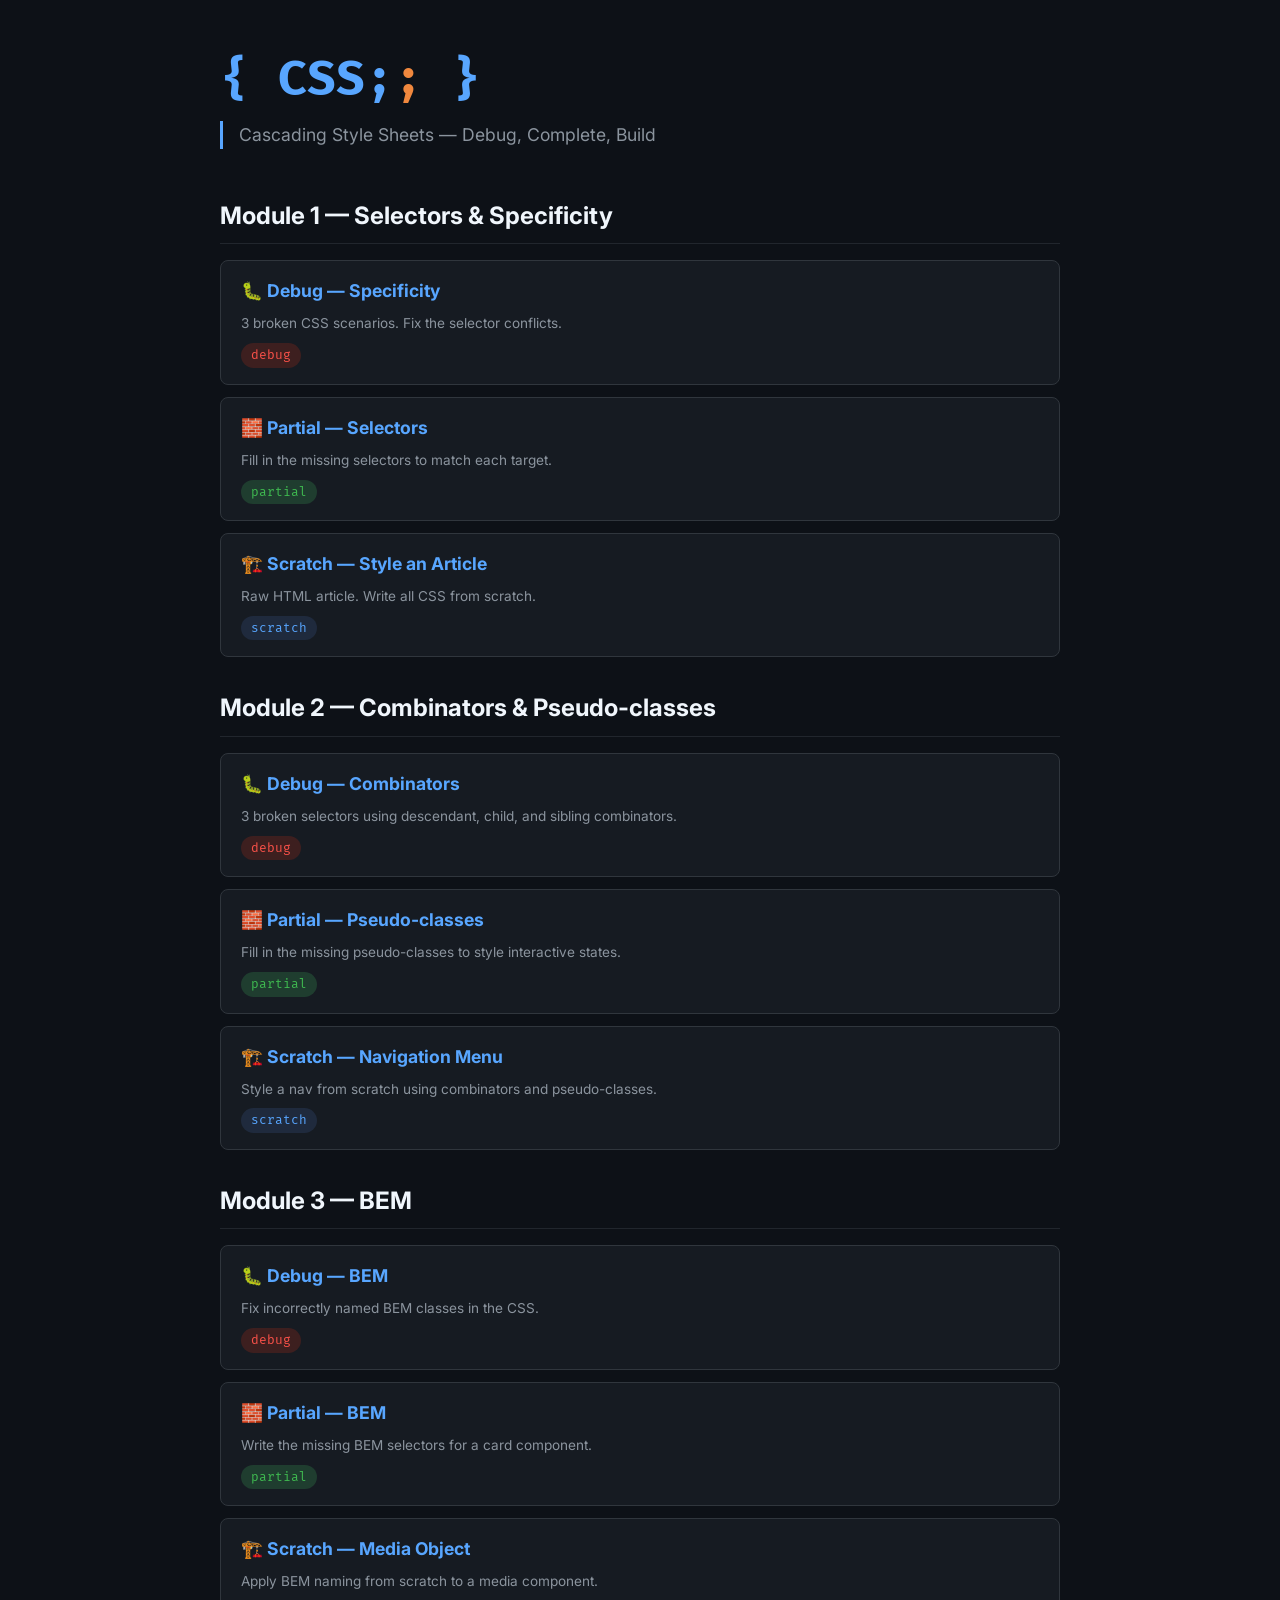
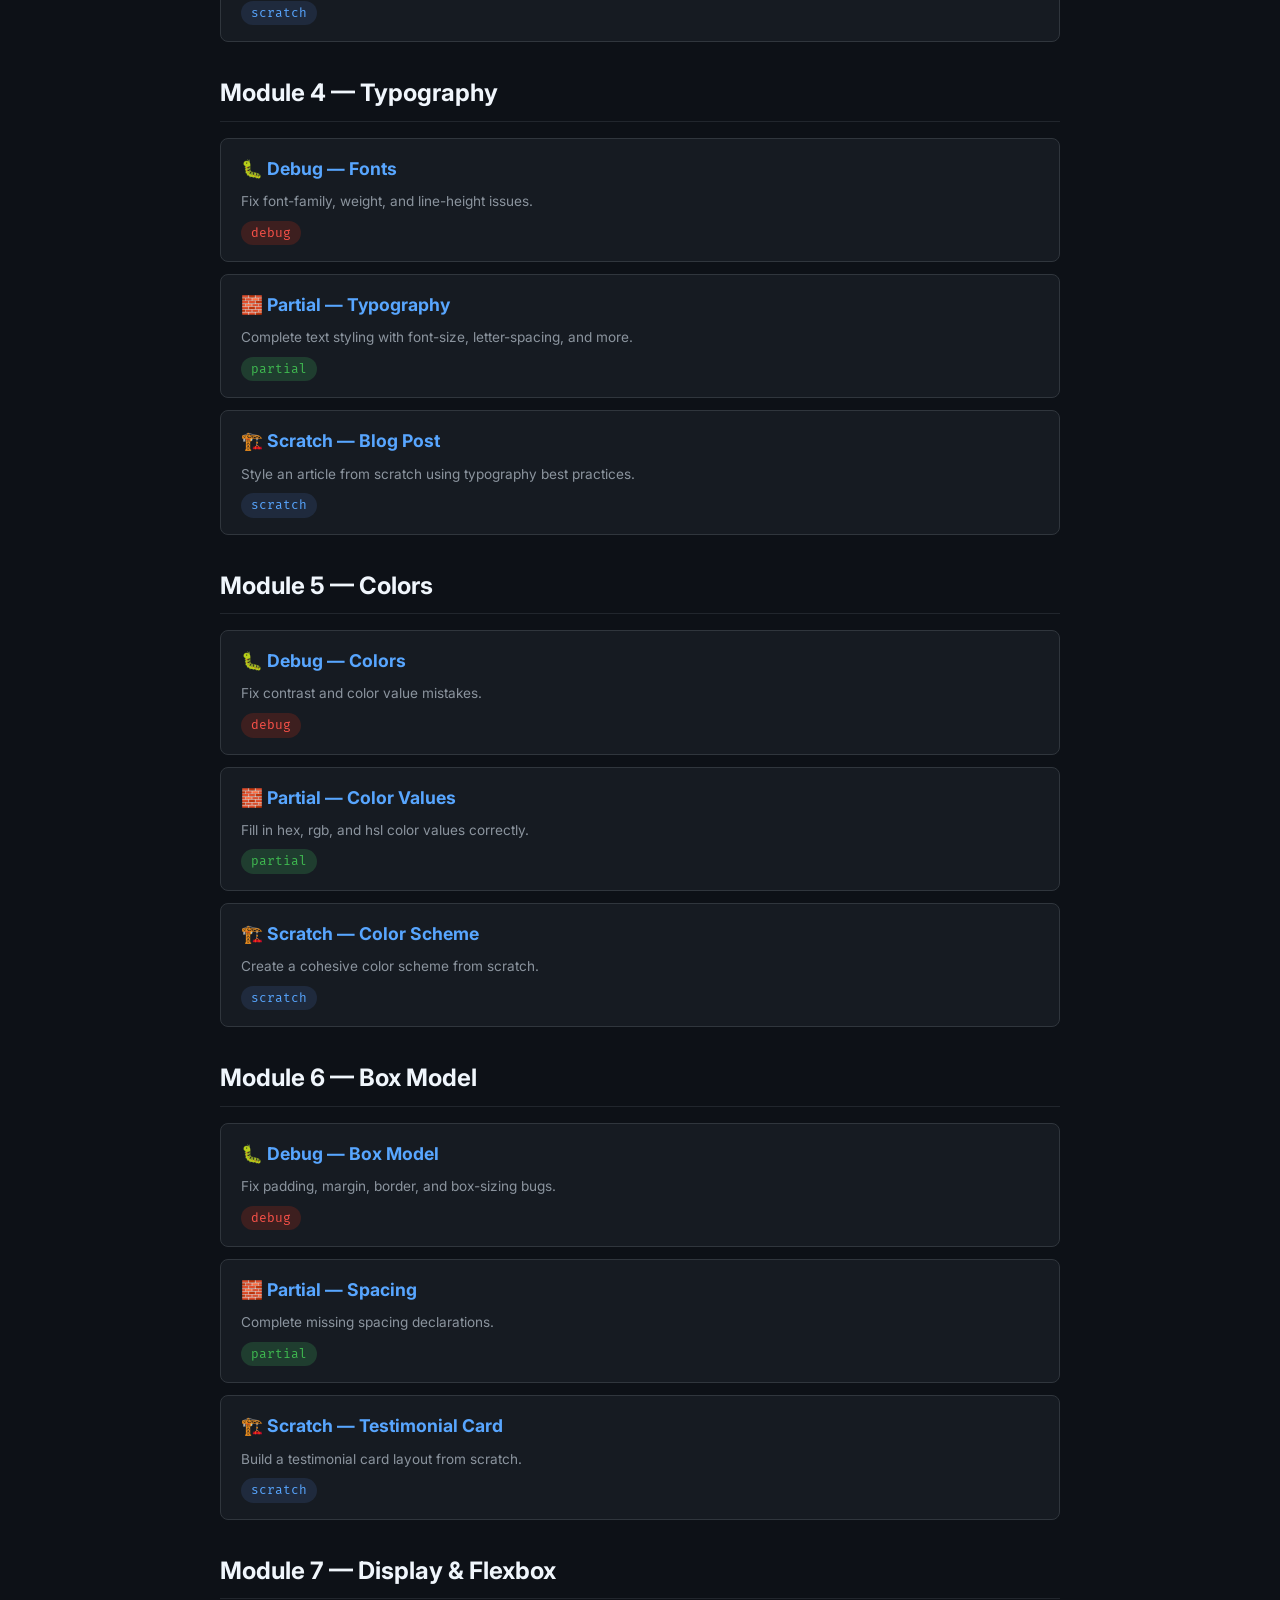
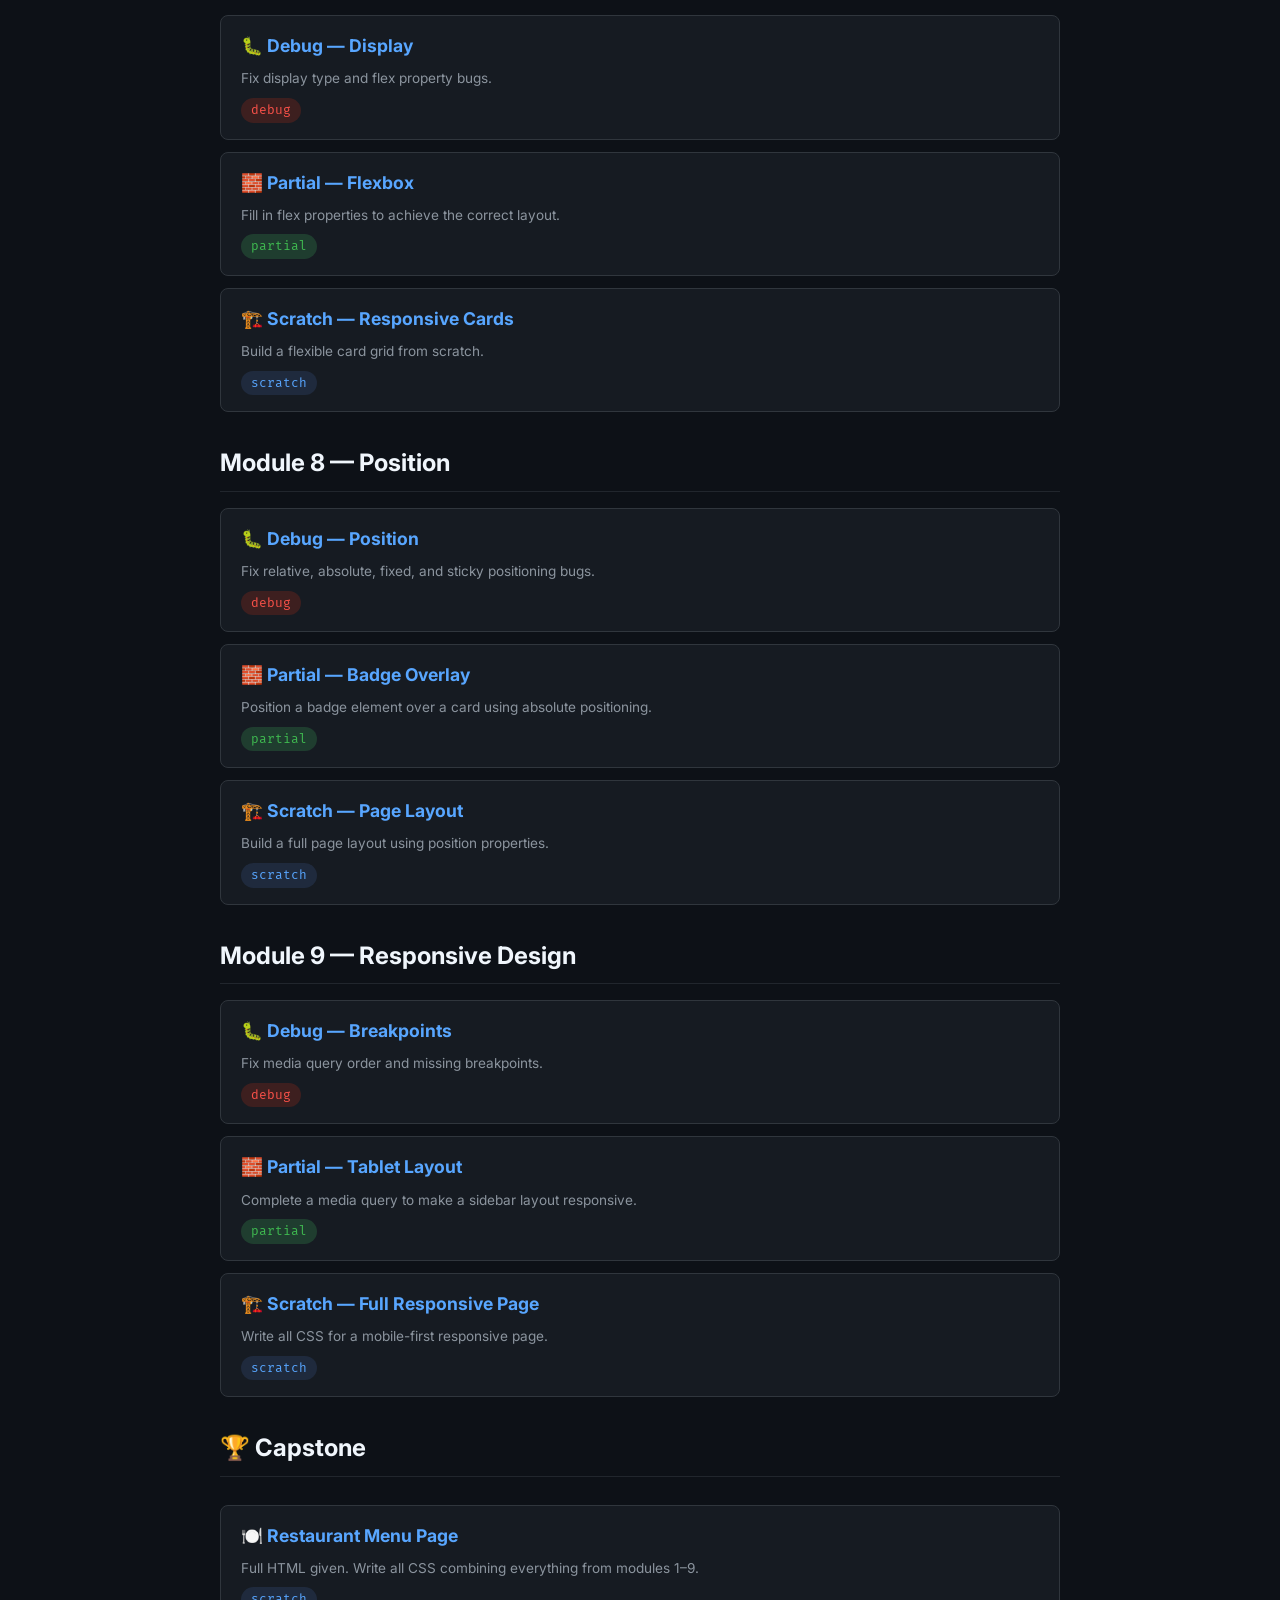
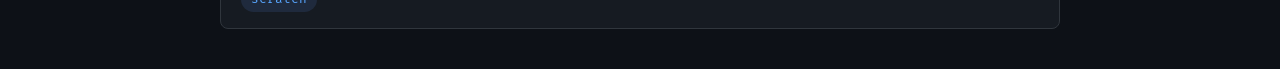
<file: index.html>
<!DOCTYPE html>
<html lang="en">
<head>
  <meta charset="UTF-8">
  <meta name="viewport" content="width=device-width, initial-scale=1.0">
  <title>{ CSS; } — Course Hub</title>
  <link rel="preconnect" href="https://fonts.googleapis.com">
  <link href="https://fonts.googleapis.com/css2?family=Fira+Mono:wght@500;700&family=Inter:wght@400;600;700&display=swap" rel="stylesheet">
  <style>
    * { margin: 0; padding: 0; box-sizing: border-box; }
    body { font-family: 'Inter', sans-serif; background: #0d1117; color: #e6edf3; line-height: 1.6; padding: 40px 24px; }
    .container { max-width: 840px; margin: 0 auto; }
    h1 { font-family: 'Fira Mono', monospace; font-size: 3rem; color: #58a6ff; margin-bottom: 4px; }
    h1 span { color: #f0883e; }
    .subtitle { color: #8b949e; font-size: 1.1rem; margin-bottom: 48px; border-left: 3px solid #58a6ff; padding-left: 16px; }
    h2 { font-size: 1.5rem; color: #f0f6fc; margin: 32px 0 16px; padding-bottom: 8px; border-bottom: 1px solid #21262d; }
    .module-grid { display: flex; flex-direction: column; gap: 12px; }
    .module { background: #161b22; border: 1px solid #30363d; border-radius: 8px; padding: 16px 20px; transition: border-color 0.2s; }
    .module:hover { border-color: #58a6ff; }
    .module h3 { font-size: 1.1rem; margin-bottom: 8px; }
    .module h3 a { color: #58a6ff; text-decoration: none; }
    .module h3 a:hover { text-decoration: underline; }
    .module .meta { font-size: 0.85rem; color: #8b949e; }
    .ex-list { display: flex; gap: 8px; flex-wrap: wrap; margin-top: 8px; }
    .ex-tag { font-family: 'Fira Mono', monospace; font-size: 0.8rem; padding: 2px 10px; border-radius: 20px; background: #21262d; color: #8b949e; }
    .ex-tag.debug { background: #3d1f1f; color: #f85149; }
    .ex-tag.partial { background: #1f3d2f; color: #3fb950; }
    .ex-tag.scratch { background: #1f2a3d; color: #58a6ff; }
    .capstone { margin-top: 12px; }
  </style>
</head>
<body>
  <div class="container">
    <h1>{ CSS;<span>;</span> }</h1>
    <div class="subtitle">Cascading Style Sheets — Debug, Complete, Build</div>

    <h2>Module 1 — Selectors &amp; Specificity</h2>
    <div class="module-grid">
      <div class="module">
        <h3><a href="exercises/module-01-selectors/exercise-specificity.html">🐛 Debug — Specificity</a></h3>
        <div class="meta">3 broken CSS scenarios. Fix the selector conflicts.</div>
        <div class="ex-list"><span class="ex-tag debug">debug</span></div>
      </div>
      <div class="module">
        <h3><a href="exercises/module-01-selectors/partial-selectors.html">🧱 Partial — Selectors</a></h3>
        <div class="meta">Fill in the missing selectors to match each target.</div>
        <div class="ex-list"><span class="ex-tag partial">partial</span></div>
      </div>
      <div class="module">
        <h3><a href="exercises/module-01-selectors/scratch-style-article.html">🏗️ Scratch — Style an Article</a></h3>
        <div class="meta">Raw HTML article. Write all CSS from scratch.</div>
        <div class="ex-list"><span class="ex-tag scratch">scratch</span></div>
      </div>
    </div>

    <h2>Module 2 — Combinators &amp; Pseudo-classes</h2>
    <div class="module-grid">
      <div class="module">
        <h3><a href="exercises/module-02-combinators/exercise-combinators.html">🐛 Debug — Combinators</a></h3>
        <div class="meta">3 broken selectors using descendant, child, and sibling combinators.</div>
        <div class="ex-list"><span class="ex-tag debug">debug</span></div>
      </div>
      <div class="module">
        <h3><a href="exercises/module-02-combinators/partial-pseudo.html">🧱 Partial — Pseudo-classes</a></h3>
        <div class="meta">Fill in the missing pseudo-classes to style interactive states.</div>
        <div class="ex-list"><span class="ex-tag partial">partial</span></div>
      </div>
      <div class="module">
        <h3><a href="exercises/module-02-combinators/scratch-menu.html">🏗️ Scratch — Navigation Menu</a></h3>
        <div class="meta">Style a nav from scratch using combinators and pseudo-classes.</div>
        <div class="ex-list"><span class="ex-tag scratch">scratch</span></div>
      </div>
    </div>

    <h2>Module 3 — BEM</h2>
    <div class="module-grid">
      <div class="module">
        <h3><a href="exercises/module-03-bem/exercise-bem.html">🐛 Debug — BEM</a></h3>
        <div class="meta">Fix incorrectly named BEM classes in the CSS.</div>
        <div class="ex-list"><span class="ex-tag debug">debug</span></div>
      </div>
      <div class="module">
        <h3><a href="exercises/module-03-bem/partial-bem.html">🧱 Partial — BEM</a></h3>
        <div class="meta">Write the missing BEM selectors for a card component.</div>
        <div class="ex-list"><span class="ex-tag partial">partial</span></div>
      </div>
      <div class="module">
        <h3><a href="exercises/module-03-bem/scratch-bem.html">🏗️ Scratch — Media Object</a></h3>
        <div class="meta">Apply BEM naming from scratch to a media component.</div>
        <div class="ex-list"><span class="ex-tag scratch">scratch</span></div>
      </div>
    </div>

    <h2>Module 4 — Typography</h2>
    <div class="module-grid">
      <div class="module">
        <h3><a href="exercises/module-04-typography/exercise-font.html">🐛 Debug — Fonts</a></h3>
        <div class="meta">Fix font-family, weight, and line-height issues.</div>
        <div class="ex-list"><span class="ex-tag debug">debug</span></div>
      </div>
      <div class="module">
        <h3><a href="exercises/module-04-typography/partial-typography.html">🧱 Partial — Typography</a></h3>
        <div class="meta">Complete text styling with font-size, letter-spacing, and more.</div>
        <div class="ex-list"><span class="ex-tag partial">partial</span></div>
      </div>
      <div class="module">
        <h3><a href="exercises/module-04-typography/scratch-blog-post.html">🏗️ Scratch — Blog Post</a></h3>
        <div class="meta">Style an article from scratch using typography best practices.</div>
        <div class="ex-list"><span class="ex-tag scratch">scratch</span></div>
      </div>
    </div>

    <h2>Module 5 — Colors</h2>
    <div class="module-grid">
      <div class="module">
        <h3><a href="exercises/module-05-colors/exercise-color.html">🐛 Debug — Colors</a></h3>
        <div class="meta">Fix contrast and color value mistakes.</div>
        <div class="ex-list"><span class="ex-tag debug">debug</span></div>
      </div>
      <div class="module">
        <h3><a href="exercises/module-05-colors/partial-color-values.html">🧱 Partial — Color Values</a></h3>
        <div class="meta">Fill in hex, rgb, and hsl color values correctly.</div>
        <div class="ex-list"><span class="ex-tag partial">partial</span></div>
      </div>
      <div class="module">
        <h3><a href="exercises/module-05-colors/scratch-color-scheme.html">🏗️ Scratch — Color Scheme</a></h3>
        <div class="meta">Create a cohesive color scheme from scratch.</div>
        <div class="ex-list"><span class="ex-tag scratch">scratch</span></div>
      </div>
    </div>

    <h2>Module 6 — Box Model</h2>
    <div class="module-grid">
      <div class="module">
        <h3><a href="exercises/module-06-box-model/exercise-box.html">🐛 Debug — Box Model</a></h3>
        <div class="meta">Fix padding, margin, border, and box-sizing bugs.</div>
        <div class="ex-list"><span class="ex-tag debug">debug</span></div>
      </div>
      <div class="module">
        <h3><a href="exercises/module-06-box-model/partial-spacing.html">🧱 Partial — Spacing</a></h3>
        <div class="meta">Complete missing spacing declarations.</div>
        <div class="ex-list"><span class="ex-tag partial">partial</span></div>
      </div>
      <div class="module">
        <h3><a href="exercises/module-06-box-model/scratch-testimonial.html">🏗️ Scratch — Testimonial Card</a></h3>
        <div class="meta">Build a testimonial card layout from scratch.</div>
        <div class="ex-list"><span class="ex-tag scratch">scratch</span></div>
      </div>
    </div>

    <h2>Module 7 — Display &amp; Flexbox</h2>
    <div class="module-grid">
      <div class="module">
        <h3><a href="exercises/module-07-display-flexbox/exercise-display.html">🐛 Debug — Display</a></h3>
        <div class="meta">Fix display type and flex property bugs.</div>
        <div class="ex-list"><span class="ex-tag debug">debug</span></div>
      </div>
      <div class="module">
        <h3><a href="exercises/module-07-display-flexbox/partial-flexbox.html">🧱 Partial — Flexbox</a></h3>
        <div class="meta">Fill in flex properties to achieve the correct layout.</div>
        <div class="ex-list"><span class="ex-tag partial">partial</span></div>
      </div>
      <div class="module">
        <h3><a href="exercises/module-07-display-flexbox/scratch-responsive-cards.html">🏗️ Scratch — Responsive Cards</a></h3>
        <div class="meta">Build a flexible card grid from scratch.</div>
        <div class="ex-list"><span class="ex-tag scratch">scratch</span></div>
      </div>
    </div>

    <h2>Module 8 — Position</h2>
    <div class="module-grid">
      <div class="module">
        <h3><a href="exercises/module-08-position/exercise-position.html">🐛 Debug — Position</a></h3>
        <div class="meta">Fix relative, absolute, fixed, and sticky positioning bugs.</div>
        <div class="ex-list"><span class="ex-tag debug">debug</span></div>
      </div>
      <div class="module">
        <h3><a href="exercises/module-08-position/partial-badge.html">🧱 Partial — Badge Overlay</a></h3>
        <div class="meta">Position a badge element over a card using absolute positioning.</div>
        <div class="ex-list"><span class="ex-tag partial">partial</span></div>
      </div>
      <div class="module">
        <h3><a href="exercises/module-08-position/scratch-page-layout.html">🏗️ Scratch — Page Layout</a></h3>
        <div class="meta">Build a full page layout using position properties.</div>
        <div class="ex-list"><span class="ex-tag scratch">scratch</span></div>
      </div>
    </div>

    <h2>Module 9 — Responsive Design</h2>
    <div class="module-grid">
      <div class="module">
        <h3><a href="exercises/module-09-responsive/exercise-breakpoints.html">🐛 Debug — Breakpoints</a></h3>
        <div class="meta">Fix media query order and missing breakpoints.</div>
        <div class="ex-list"><span class="ex-tag debug">debug</span></div>
      </div>
      <div class="module">
        <h3><a href="exercises/module-09-responsive/partial-tablet.html">🧱 Partial — Tablet Layout</a></h3>
        <div class="meta">Complete a media query to make a sidebar layout responsive.</div>
        <div class="ex-list"><span class="ex-tag partial">partial</span></div>
      </div>
      <div class="module">
        <h3><a href="exercises/module-09-responsive/scratch-full-responsive.css">🏗️ Scratch — Full Responsive Page</a></h3>
        <div class="meta">Write all CSS for a mobile-first responsive page.</div>
        <div class="ex-list"><span class="ex-tag scratch">scratch</span></div>
      </div>
    </div>

    <h2>🏆 Capstone</h2>
    <div class="module-grid">
      <div class="module capstone">
        <h3><a href="exercises/capstone-restaurant/index.html">🍽️ Restaurant Menu Page</a></h3>
        <div class="meta">Full HTML given. Write all CSS combining everything from modules 1–9.</div>
        <div class="ex-list"><span class="ex-tag scratch">scratch</span></div>
      </div>
    </div>
  </div>
</body>
</html>
</file>
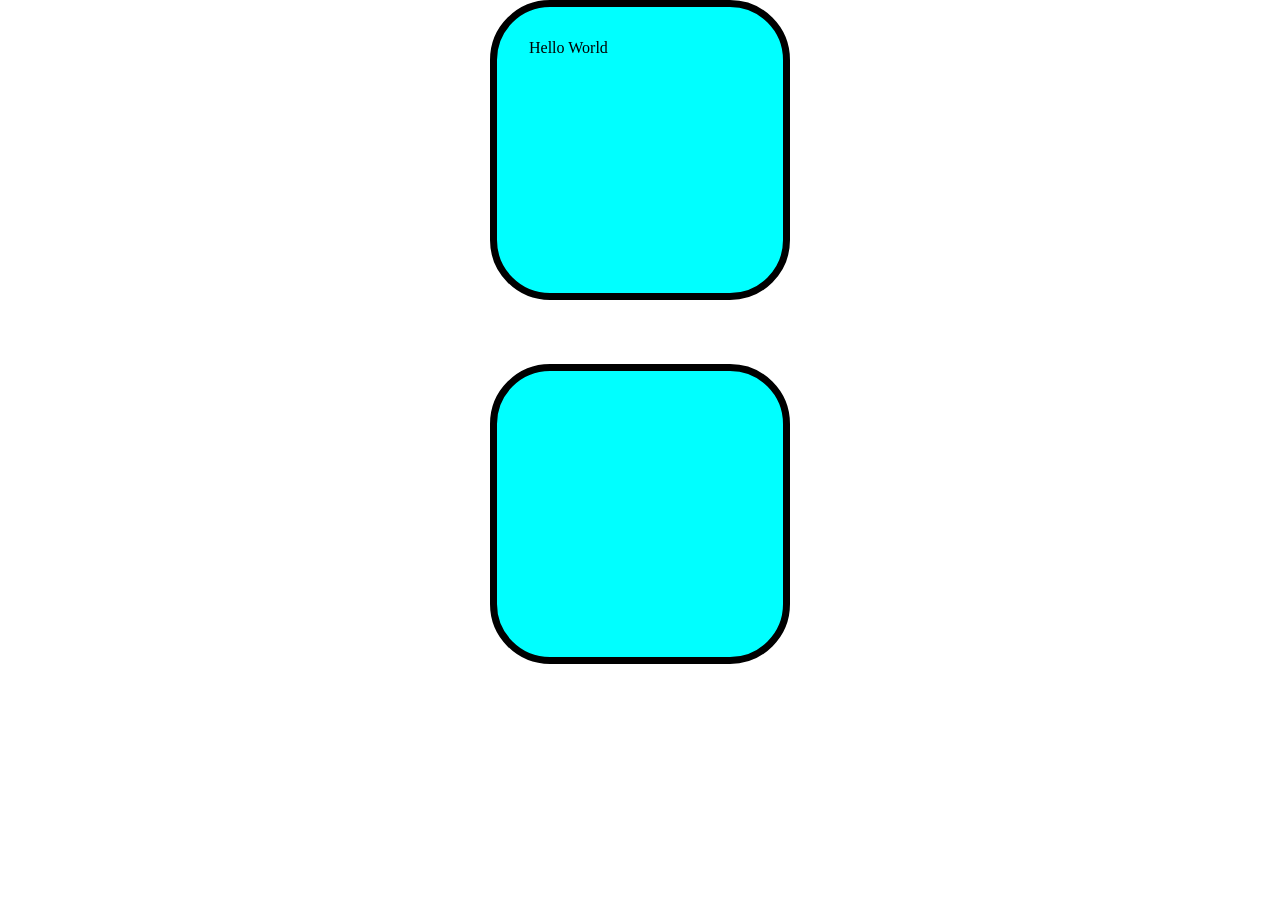
<file: boxmodel/index.html>
<!DOCTYPE html>
<html lang="en">
<head>
    <link rel="stylesheet" href="example.css">
    <meta charset="UTF-8">
    <meta name="viewport" content="width=device-width, initial-scale=1.0">
    <title>Document</title>
</head>
<body>
    <div style="width: 300px; height: 300px; background-color:aqua ;">
        Hello World
    </div>

    <div class="Special"; style="width: 300px; height: 300px; background-color:aqua; margin-top: 64px;"></div>
    
</body>
</html>
</file>
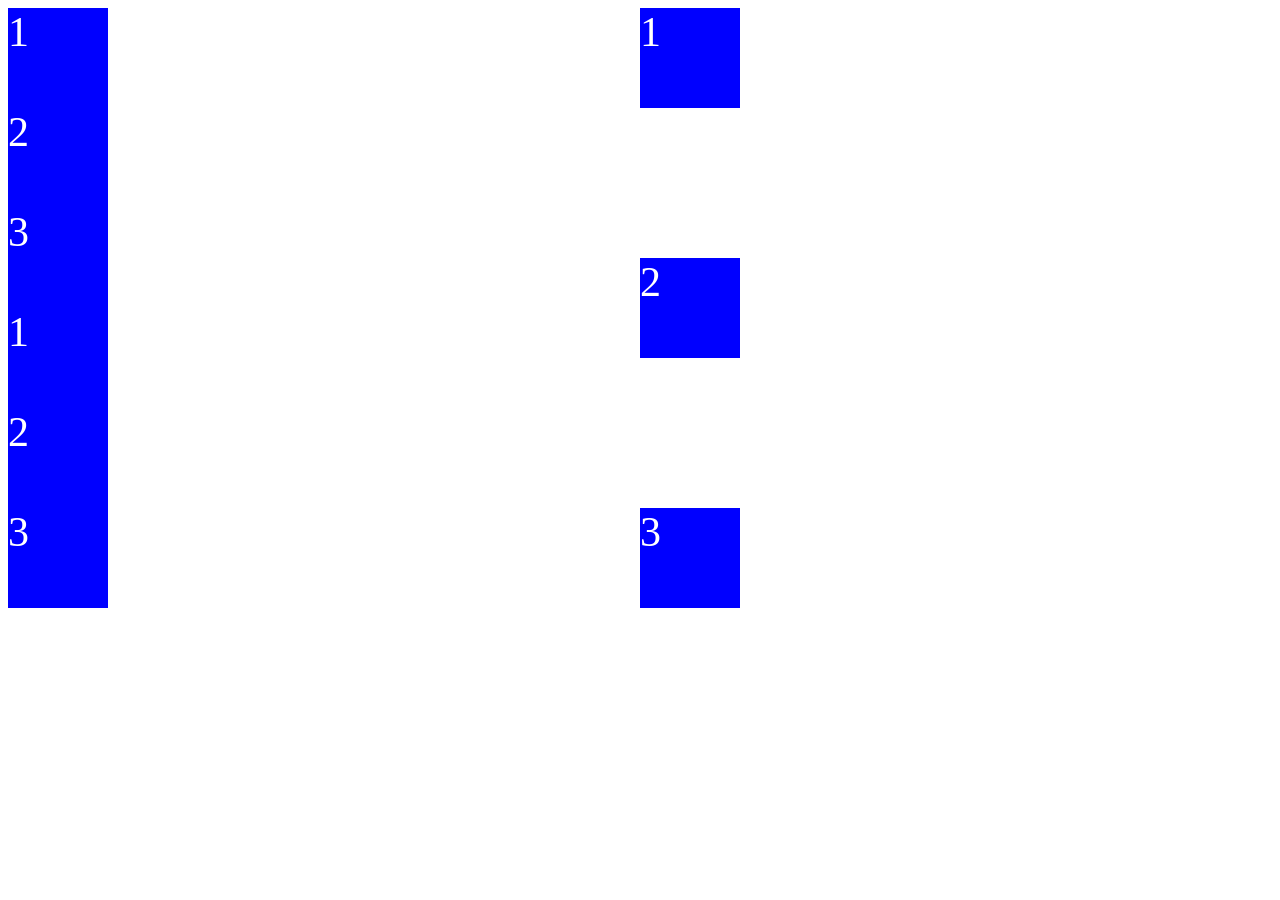
<file: flexbox/index.html>
<!DOCTYPE html>
<html lang="en">
<head>
    <meta charset="UTF-8">
    <meta name="viewport" content="width=device-width, initial-scale=1.0">
    <title>CSS-Flexbox</title>
    <link rel="stylesheet" href="style.css">
</head>
<body>

     <div class="container">
      <div class="box">1</div>
      <div class="box">2</div>
      <div class="box">3</div>
      <div class="box">1</div>
      <div class="box">2</div>
      <div class="box">3</div>
      <div class="box">1</div>
      <div class="box">2</div>
      <div class="box">3</div>
    </div>
    
</body>
</html>
</file>
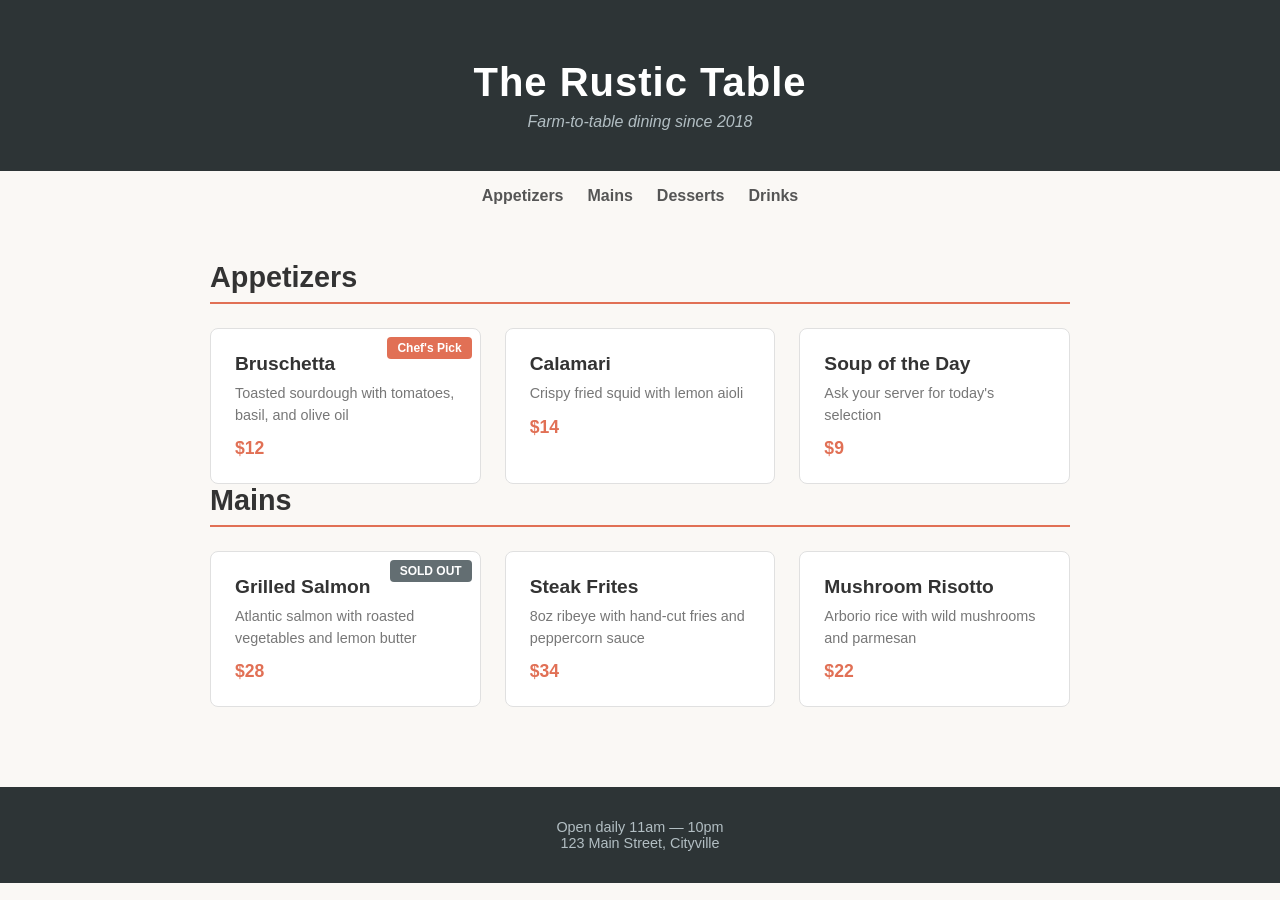
<file: exercises/capstone-restaurant/index.html>
<!DOCTYPE html>
<html lang="en">
<head>
  <meta charset="UTF-8">
  <meta name="viewport" content="width=device-width, initial-scale=1.0">
  <title>🍽️ Restaurant Menu</title>
  <link rel="stylesheet" href="style.css">
</head>
<body>

  <header class="header">
    <h1 class="header__title">The Rustic Table</h1>
    <p class="header__subtitle">Farm-to-table dining since 2018</p>
  </header>

  <nav class="nav">
    <a href="#" class="nav__link">Appetizers</a>
    <a href="#" class="nav__link">Mains</a>
    <a href="#" class="nav__link">Desserts</a>
    <a href="#" class="nav__link">Drinks</a>
  </nav>

  <main class="menu">
    <section class="menu__section">
      <h2 class="menu__heading">Appetizers</h2>
      <div class="menu__grid">
        <div class="menu-item">
          <span class="menu-item__badge">Chef's Pick</span>
          <h3 class="menu-item__name">Bruschetta</h3>
          <p class="menu-item__desc">Toasted sourdough with tomatoes, basil, and olive oil</p>
          <span class="menu-item__price">$12</span>
        </div>
        <div class="menu-item">
          <h3 class="menu-item__name">Calamari</h3>
          <p class="menu-item__desc">Crispy fried squid with lemon aioli</p>
          <span class="menu-item__price">$14</span>
        </div>
        <div class="menu-item">
          <h3 class="menu-item__name">Soup of the Day</h3>
          <p class="menu-item__desc">Ask your server for today's selection</p>
          <span class="menu-item__price">$9</span>
        </div>
      </div>
    </section>

    <section class="menu__section">
      <h2 class="menu__heading">Mains</h2>
      <div class="menu__grid">
        <div class="menu-item">
          <span class="menu-item__badge menu-item__badge--sold">SOLD OUT</span>
          <h3 class="menu-item__name">Grilled Salmon</h3>
          <p class="menu-item__desc">Atlantic salmon with roasted vegetables and lemon butter</p>
          <span class="menu-item__price">$28</span>
        </div>
        <div class="menu-item">
          <h3 class="menu-item__name">Steak Frites</h3>
          <p class="menu-item__desc">8oz ribeye with hand-cut fries and peppercorn sauce</p>
          <span class="menu-item__price">$34</span>
        </div>
        <div class="menu-item">
          <h3 class="menu-item__name">Mushroom Risotto</h3>
          <p class="menu-item__desc">Arborio rice with wild mushrooms and parmesan</p>
          <span class="menu-item__price">$22</span>
        </div>
      </div>
    </section>
  </main>

  <footer class="footer">
    <p class="footer__text">Open daily 11am — 10pm</p>
    <p class="footer__text">123 Main Street, Cityville</p>
  </footer>

</body>
</html>
</file>
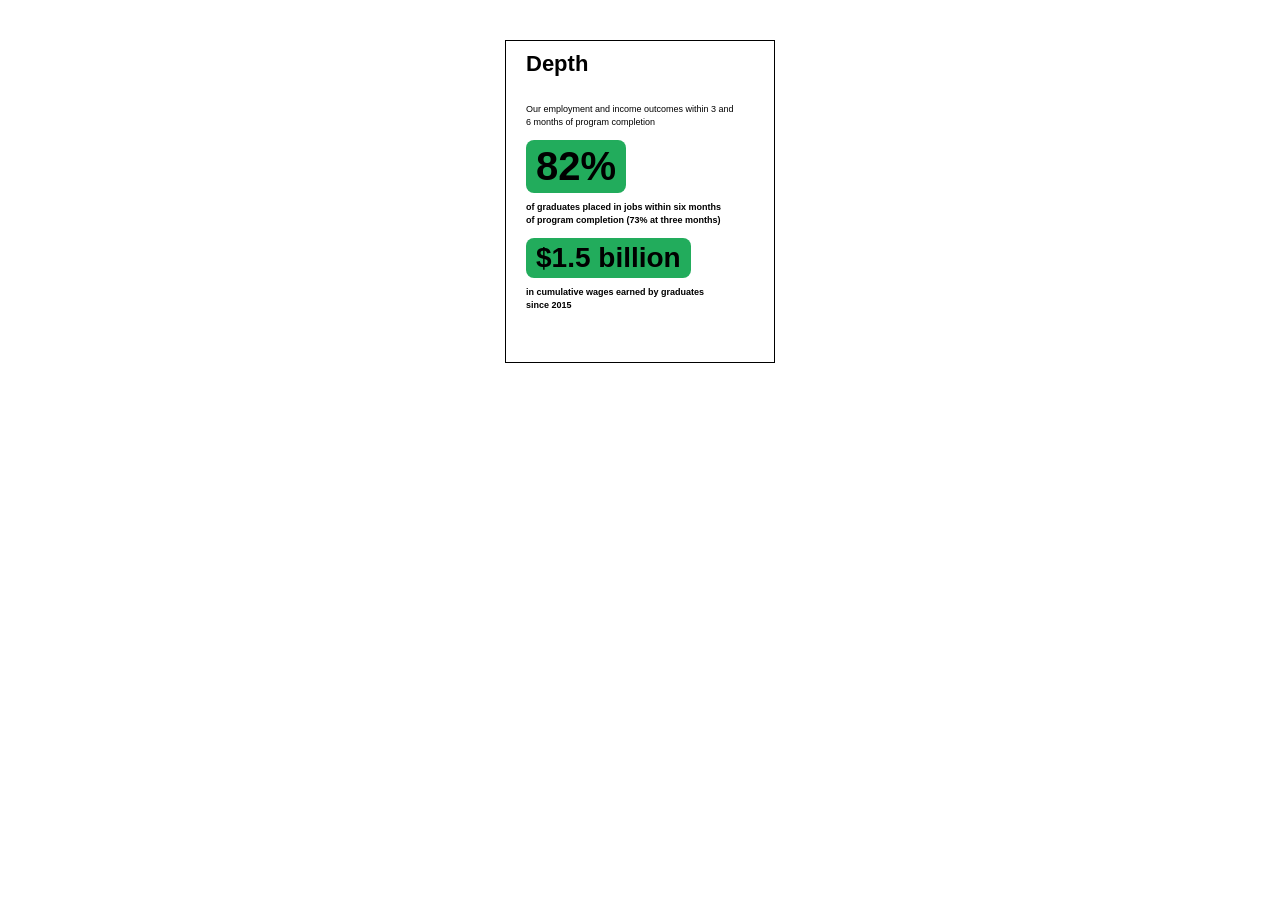
<file: homework/slide51.html>
<!DOCTYPE html>
<html lang="en">
<head>
    <meta charset="UTF-8">
    <meta name="viewport" content="width=device-width, initial-scale=1.0">
    <title>Depth</title>
    <link rel="stylesheet" href="slide51.css">
</head>
<body>
    <div class="intro">
        <h1>Depth</h1>
        <p>Our employment and income outcomes within 3 and<br>
        6 months of program completion</p>
    </div>
    <span class="percent_badge">82%</span>
    <div class="content">
        <p>of graduates placed in jobs within six months<br>
        of program completion (73% at three months)</p>
    </div>
    <span class="money_badge">$1.5 billion</span>
    <div class="summary">
        <p>in cumulative wages earned by graduates<br>
        since 2015</p>
    </div>

    
</body>
</html>
</file>
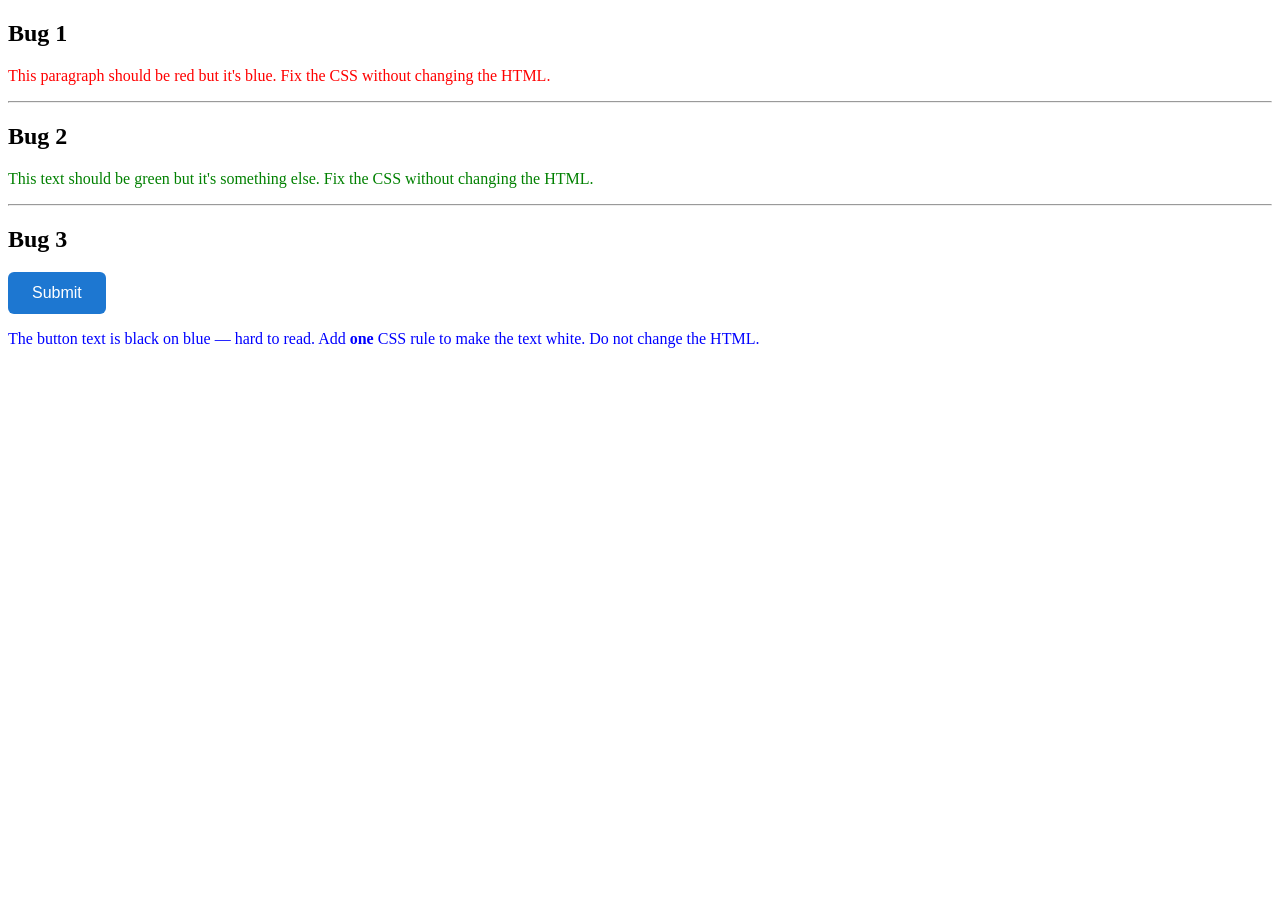
<file: exercises/module-01-selectors/exercise-specificity.html>
<!DOCTYPE html>
<html lang="en">
<head>
  <meta charset="UTF-8">
  <meta name="viewport" content="width=device-width, initial-scale=1.0">
  <title>Debug — Specificity</title>
  <link rel="stylesheet" href="exercise-specificity.css">
</head>
<body>

  <section class="exercise">
    <h2>Bug 1</h2>
    <p class="highlight">This paragraph should be red but it's blue. Fix the CSS without changing the HTML.</p>
  </section>

  <hr>

  <section class="exercise">
    <h2>Bug 2</h2>
    <div class="card">
      <p id="special">This text should be green but it's something else. Fix the CSS without changing the HTML.</p>
    </div>
  </section>

  <hr>

  <section class="exercise">
    <h2>Bug 3</h2>
    <button class="btn">Submit</button>
    <p>The button text is black on blue — hard to read. Add <strong>one</strong> CSS rule to make the text white. Do not change the HTML.</p>
  </section>

</body>
</html>
</file>
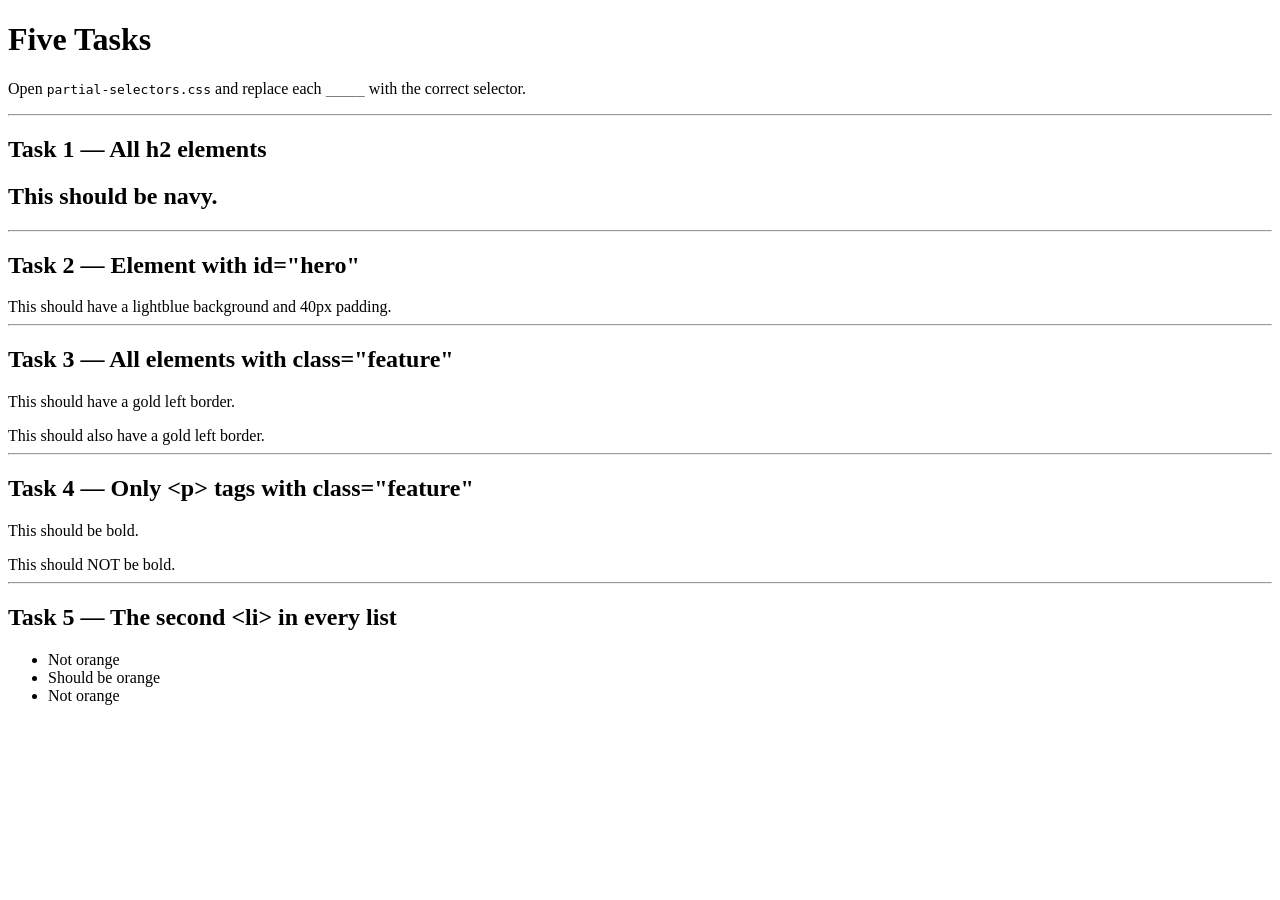
<file: exercises/module-01-selectors/partial-selectors.html>
<!DOCTYPE html>
<html lang="en">
<head>
  <meta charset="UTF-8">
  <meta name="viewport" content="width=device-width, initial-scale=1.0">
  <title>Partial — Selectors</title>
  <link rel="stylesheet" href="partial-selectors.css">
</head>
<body>

  <h1>Five Tasks</h1>
  <p>Open <code>partial-selectors.css</code> and replace each <code>_____</code> with the correct selector.</p>

  <hr>

  <h2>Task 1 — All h2 elements</h2>
  <h2>This should be navy.</h2>

  <hr>

  <h2>Task 2 — Element with id="hero"</h2>
  <div id="hero">This should have a lightblue background and 40px padding.</div>

  <hr>

  <h2>Task 3 — All elements with class="feature"</h2>
  <p class="feature">This should have a gold left border.</p>
  <div class="feature">This should also have a gold left border.</div>

  <hr>

  <h2>Task 4 — Only &lt;p&gt; tags with class="feature"</h2>
  <p class="feature">This should be bold.</p>
  <div class="feature">This should NOT be bold.</div>

  <hr>

  <h2>Task 5 — The second &lt;li&gt; in every list</h2>
  <ul>
    <li>Not orange</li>
    <li>Should be orange</li>
    <li>Not orange</li>
  </ul>

</body>
</html>
</file>
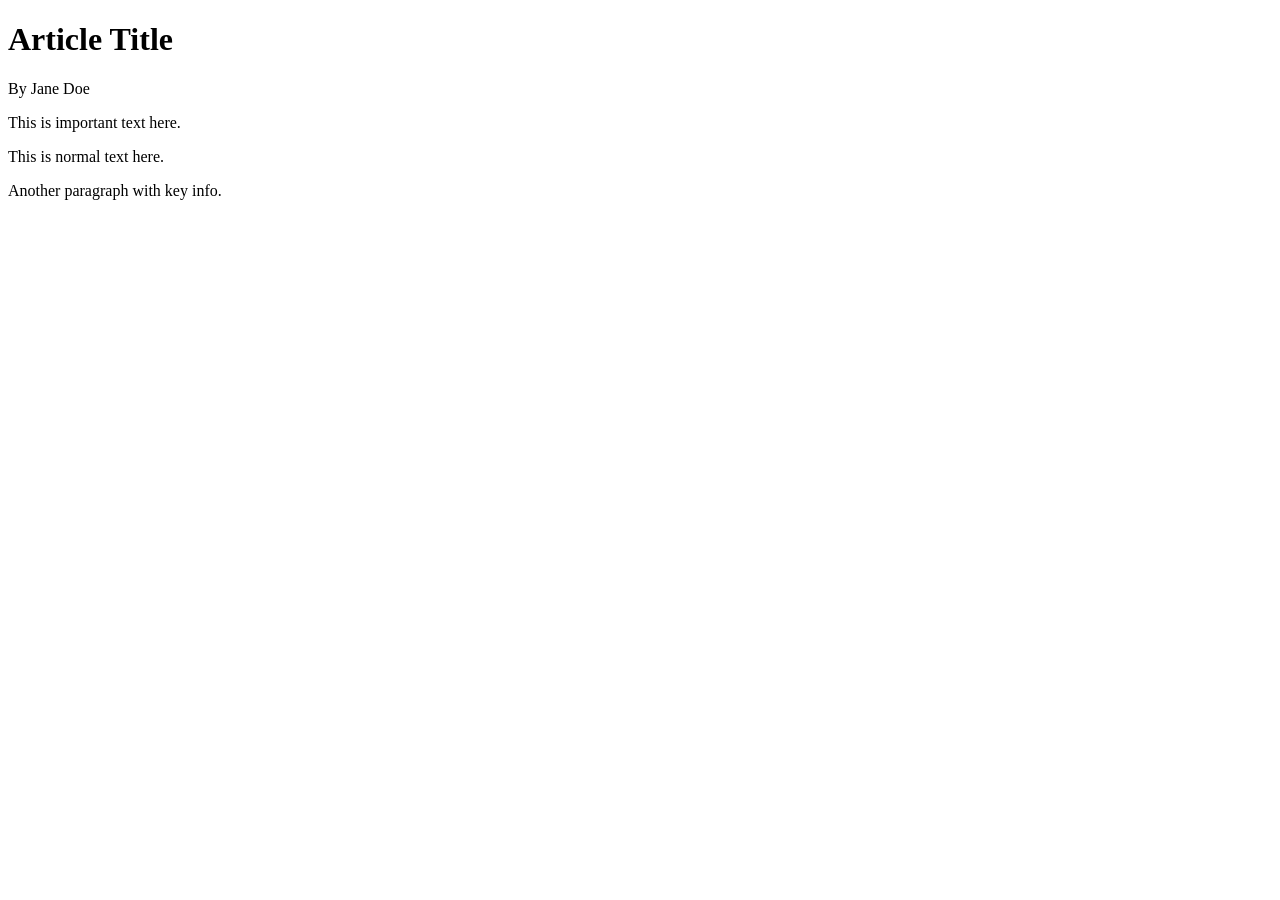
<file: exercises/module-01-selectors/scratch-style-article.html>
<!DOCTYPE html>
<html lang="en">
<head>
  <meta charset="UTF-8">
  <meta name="viewport" content="width=device-width, initial-scale=1.0">
  <title>Scratch — Style an Article</title>
  <link rel="stylesheet" href="scratch-style-article.css">
</head>
<body>
  <h1>Article Title</h1>
  <p id="author">By Jane Doe</p>
  <div class="content">
    <p>This is <span class="highlight">important</span> text here.</p>
    <p>This is <span>normal</span> text here.</p>
    <p>Another paragraph with <span class="highlight">key</span> info.</p>
  </div>
</body>
</html>
</file>
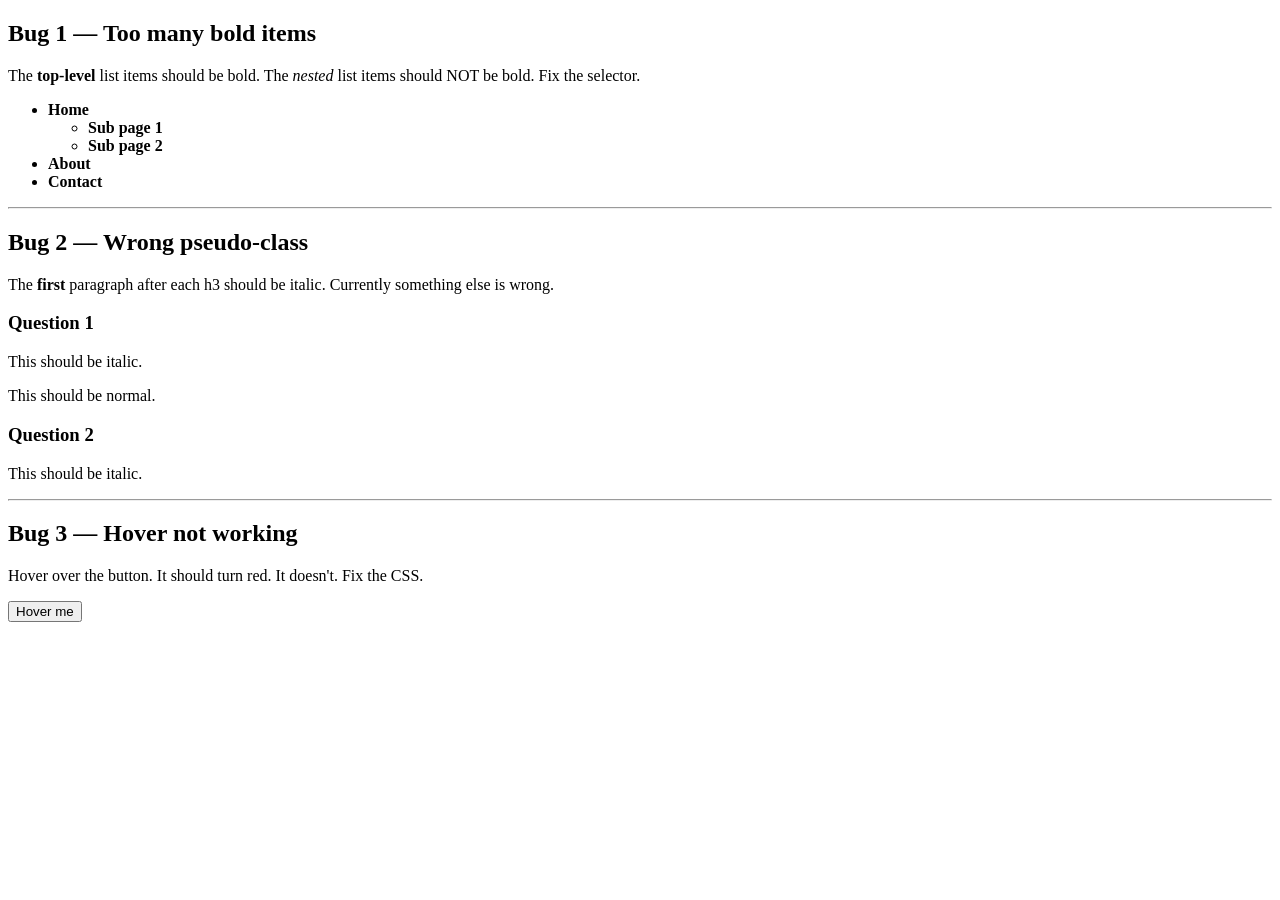
<file: exercises/module-02-combinators/exercise-combinators.html>
<!DOCTYPE html>
<html lang="en">
<head>
  <meta charset="UTF-8">
  <meta name="viewport" content="width=device-width, initial-scale=1.0">
  <title>Debug — Combinators</title>
  <link rel="stylesheet" href="exercise-combinators.css">
</head>
<body>

  <section class="exercise">
    <h2>Bug 1 — Too many bold items</h2>
    <p>The <strong>top-level</strong> list items should be bold. The <em>nested</em> list items should NOT be bold. Fix the selector.</p>
    <ul class="nav">
      <li>Home
        <ul>
          <li>Sub page 1</li>
          <li>Sub page 2</li>
        </ul>
      </li>
      <li>About</li>
      <li>Contact</li>
    </ul>
  </section>

  <hr>

  <section class="exercise">
    <h2>Bug 2 — Wrong pseudo-class</h2>
    <p>The <strong>first</strong> paragraph after each h3 should be italic. Currently something else is wrong.</p>
    <div class="faq">
      <h3>Question 1</h3>
      <p>This should be italic.</p>
      <p>This should be normal.</p>
      <h3>Question 2</h3>
      <p>This should be italic.</p>
    </div>
  </section>

  <hr>

  <section class="exercise">
    <h2>Bug 3 — Hover not working</h2>
    <p>Hover over the button. It should turn red. It doesn't. Fix the CSS.</p>
    <button class="btn-hover">Hover me</button>
  </section>

</body>
</html>
</file>
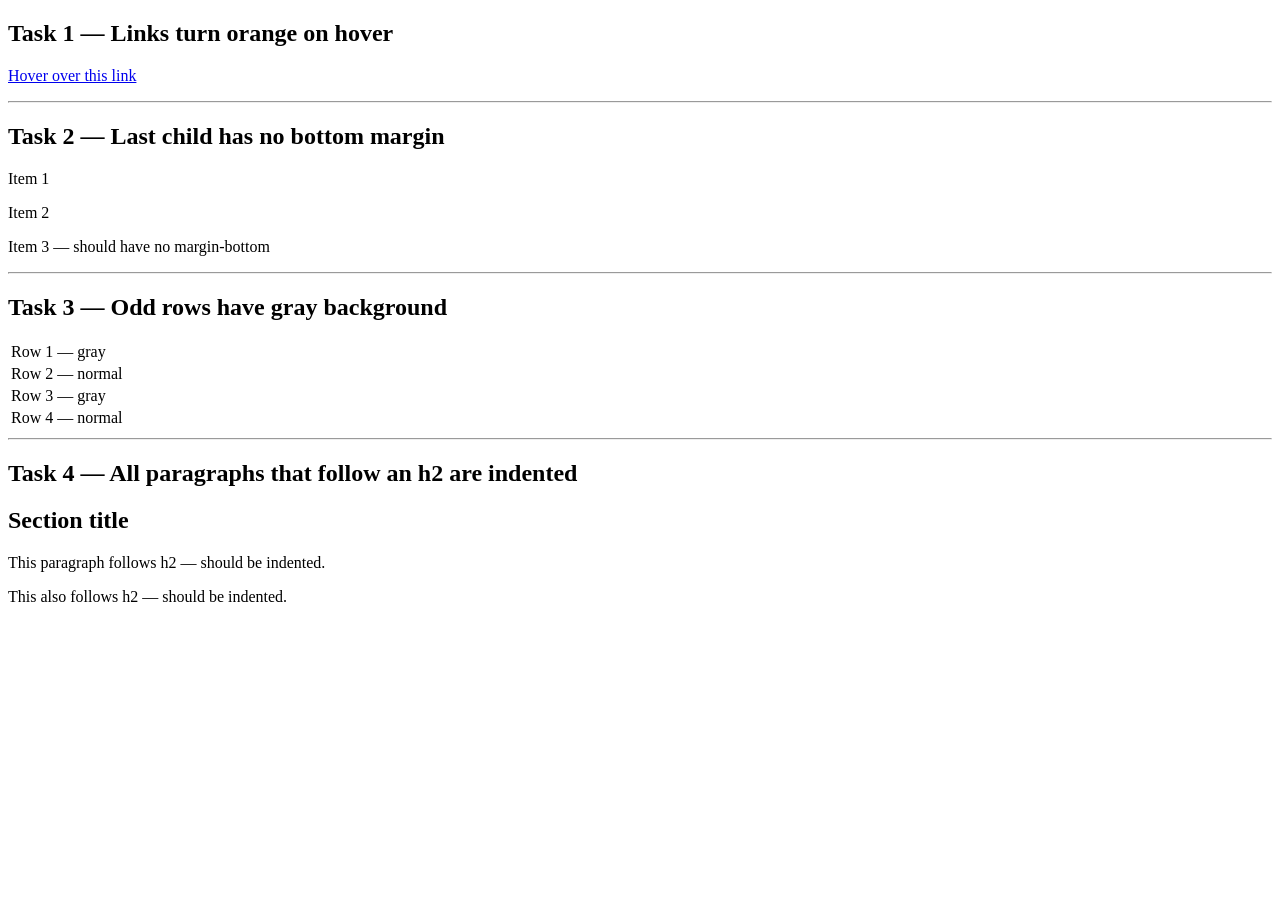
<file: exercises/module-02-combinators/partial-pseudo.html>
<!DOCTYPE html>
<html lang="en">
<head>
  <meta charset="UTF-8">
  <meta name="viewport" content="width=device-width, initial-scale=1.0">
  <title>Partial — Pseudo-classes</title>
  <link rel="stylesheet" href="partial-pseudo.css">
</head>
<body>

  <h2>Task 1 — Links turn orange on hover</h2>
  <p><a href="#">Hover over this link</a></p>

  <hr>

  <h2>Task 2 — Last child has no bottom margin</h2>
  <div class="list">
    <p>Item 1</p>
    <p>Item 2</p>
    <p>Item 3 — should have no margin-bottom</p>
  </div>

  <hr>

  <h2>Task 3 — Odd rows have gray background</h2>
  <table>
    <tr><td>Row 1 — gray</td></tr>
    <tr><td>Row 2 — normal</td></tr>
    <tr><td>Row 3 — gray</td></tr>
    <tr><td>Row 4 — normal</td></tr>
  </table>

  <hr>

  <h2>Task 4 — All paragraphs that follow an h2 are indented</h2>
  <h2>Section title</h2>
  <p>This paragraph follows h2 — should be indented.</p>
  <p>This also follows h2 — should be indented.</p>

</body>
</html>
</file>
<file: boxmodel/example.css>
div{
    padding: 32px;
    box-sizing: border-box;
    border: 7px black solid;
    margin: 0 auto;
    border-radius: 20%;
}

*{
    padding: 0px;
    margin: 0px;
    box-sizing: border-box;
}
</file>
<file: flexbox/style.css>
.container {
    display: flex;
    justify-content: space-between;
    flex-direction: column;
    height: 600px;
    flex-wrap: wrap;
}
.box {
  width: 100px;
  height: 100px;
  background-color: blue;
  font: bold;
  color: white;
  font-size: 42px;
}
</file>
<file: exercises/capstone-restaurant/style.css>
/* ============================================
   🏆 CAPSTONE — RESTAURANT MENU
   Write ALL CSS from scratch.
   
   The HTML is complete with BEM naming.
   Your job: style everything.

   REQUIREMENTS:
   1. CSS Reset (* { box-sizing: border-box; margin: 0; padding: 0; })
   2. body — font-family sans-serif, background #faf8f5, color #333
   3. .header — text-align center, padding 60px 20px 40px, background #2d3436, color white
      .header__title — font-size 2.5rem, letter-spacing 1px
      .header__sub่title — font-style italic, color #b2bec3, margin-top 8px
   
   4. .nav — display flex, justify-content center, gap 24px, padding 16px, 
      position sticky, top 0, background white, box-shadow, z-index 10
      .nav__link — text-decoration none, color #555, font-weight 600
      .nav__link:hover — color #e17055
   
   5. .menu — max-width 900px, margin auto, padding 40px 20px
      .menu__heading — font-size 1.8rem, margin-bottom 24px, border-bottom 2px solid #e17055, 
      padding-bottom 8px
      .menu__grid — display flex, flex-wrap wrap, gap 24px, justify-content center
   
   6. .menu-item — flex 1 1 260px, border 1px solid #e0e0e0, border-radius 8px, 
      padding 24px, background white, position relative
      .menu-item:hover — box-shadow 0 4px 16px rgba(0,0,0,0.1), translateY -4px, 
      transition all 0.2s ease
      .menu-item__name — font-size 1.2rem, margin-bottom 8px
      .menu-item__desc — color #777, font-size 0.9rem, line-height 1.5, margin-bottom 12px
      .menu-item__price — font-weight bold, color #e17055, font-size 1.1rem
      .menu-item__badge — position absolute, top 8px, right 8px, background #e17055, 
      color white, padding 4px 10px, font-size 0.75rem, border-radius 4px, font-weight bold
      .menu-item__badge--sold — background #636e72
   
   7. .footer — text-align center, padding 32px, background #2d3436, color white, margin-top 40px
      .footer__text — font-size 0.9rem, color #b2bec3
   
   8. RESPONSIVE: //*Media Query
      At max-width: 600px, make .menu__grid flex-direction column
      At max-width: 600px, reduce .header padding
   ============================================ */

*{
    margin:0;
    padding:0;
    box-sizing:border-box;
}

body{
    font-family:'Poppins',sans-serif;
    background:#faf8f5;
    color:#333;
}

.header{
   text-align:center;
   padding: 60px 20px 40px;
   background: #2d3436;
   color: white;
}

.header__title{
   font-size: 2.5rem;
   letter-spacing: 1px;
}

.header__subtitle{
   font-style: italic; 
   color: #b2bec3; 
   margin-top: 8px;
}


.nav{
   display: flex;
   justify-content: center;
   gap: 24px;
   padding: 16px;
}

.nav__link {
   text-decoration: none;
   color: #555; 
   font-weight: 600;
}

.nav__link:hover{
   color: #e17055;
}

.menu{
   max-width: 900px;
   margin: auto;
   padding: 40px 20px;
}

.menu__heading{
   font-size: 1.8rem;
   margin-bottom: 24px;
   border-bottom: 2px solid #e17055;
   padding-bottom: 8px;

}

.menu__grid{
   display: flex;
   flex-wrap: wrap;
   gap: 24px;
   justify-content: center;
}

.menu-item{
   flex: 1 1 260px;
   border: 1px solid #e0e0e0;
   border-radius: 8px;
   padding: 24px;
   background: white;
   position: relative;
}

.menu-item:hover{
   box-shadow: 0 4px 16px rgba(0,0,0,0.1);
   transform: translateY(-4px);
   transition: all 0.2s ease;
}

.menu-item__name{
   font-size: 1.2rem;
   margin-bottom: 8px;
}

.menu-item__desc{
   color: #777;
   font-size: 0.9rem;
   line-height: 1.5;
   margin-bottom: 12px;
}

.menu-item__price{
   font-weight: bold;
   color: #e17055;
   font-size: 1.1rem;
}

.menu-item__badge{
   position: absolute; 
   top: 8px;
   right: 8px;
   background: #e17055; 
   color: white;
   padding:4px 10px;
   font-size: 0.75rem;
   border-radius: 4px;
   font-weight: bold;
}

.menu-item__badge--sold{
   background: #636e72;
}

.footer{
   text-align: center;
   padding: 32px;
   background: #2d3436;
   color: white; 
   margin-top: 40px;
}
 
.footer__text{
   font-size: 0.9rem;
   color: #b2bec3;
}

@media (max-width: 600px) {
   .menu__grid{
      flex-direction: column;
   }
   .header{
      padding: 30px 10px 20px;;
   }
}
</file>
<file: homework/slide51.css>
*{
    margin:0;
    padding:0;
    box-sizing:border-box;
}

body{
    font-family: Arial, Helvetica, sans-serif;
    background:white;
    display: flex;
    flex-direction: column;
    border:1px solid black;
    width: 270px;
    margin: 40px auto;
}

.intro h1{
    font-size:22px;
    font-weight:700;
    margin-bottom:6px;
    padding: 10px 20px 10px;
}

.intro p{
    font-size:9px;
    line-height:1.4;
    color:black;
    margin-bottom:2px;
    padding: 10px 20px 10px;
}

.percent_badge{
    display:inline-block;
    background:rgba(0, 160, 67, 0.866);
    color:black;
    font-size:40px;
    font-weight:800;
    padding:4px 10px;
    margin-bottom:2px;
    border-radius: 8px;
    align-self:first baseline;
    margin: 0 0 8px 20px;
}

.content p{
    font-size:9px;
    font-weight: bold;
    line-height:1.4;
    color:black;
    margin-bottom:2px;
    padding: 0px 20px 10px;
}

.money_badge{
    display:inline-block;
    background:rgba(0, 160, 67, 0.866);
    color:black;
    font-size:28px;
    font-weight:800;
    padding:4px 10px;
    margin-bottom:2px;
    border-radius: 8px;
    align-self: first baseline;
    margin: 0 0 8px 20px;
}

.summary p{
    font-size:9px;
    font-weight: bold;
    line-height:1.4;
    color:black;
    margin-bottom: 40px;
    padding: 0px 20px 10px;
}
</file>
<file: exercises/module-01-selectors/exercise-specificity.css>
/* ============================================
   DEBUG — SPECIFICITY
   Three CSS bugs for you to fix.
   Rules: Do NOT modify the HTML file.
   ============================================ */


/* --- Bug 1 ---
   Goal: The paragraph with class "highlight" should be red.
   Problem: It's blue right now.
   Fix: remove the extra specificity from the first selector.
*/

p {
  color: blue;
}

.highlight {
  color: red;
}


/* --- Bug 2 ---
   Goal: The paragraph with id="special" inside .card should be green.
   Problem: A more specific selector is overriding #special.
   Fix: remove the extra specificity from the first selector.
*/

.card p {
  color: black;
}

#special {
  color: green;
}


/* --- Bug 3 ---
   Goal: The button text should be white on the blue background.
   Current: Button has color: black.
   Add ONE new rule to .btn below to make text white.
   Do not remove the existing color rule.
*/

.btn {
  color: black;
  background: #1d77d1;
  padding: 12px 24px;
  border: none;
  border-radius: 6px;
  font-size: 1rem;
  color: white;
}
</file>
<file: exercises/module-01-selectors/partial-selectors.css>
/* ============================================
   PARTIAL — SELECTORS
   Replace each _____ with the correct selector.
   ============================================ */


/* Task 1 — Select all h2 elements */
_____ {
  color: navy;
}


/* Task 2 — Select the element with id="hero" */
_____ {
  background: lightblue;
  padding: 40px;
}


/* Task 3 — Select ALL elements with class="feature" */
_____ {
  border-left: 4px solid gold;
  padding-left: 12px;
}


/* Task 4 — Select only <p> tags that have class="feature" */
_____ {
  font-weight: bold;
}


/* Task 5 — Select only the second <li> in every <ul> */
_____ {
  color: orange;
}
</file>
<file: exercises/module-01-selectors/scratch-style-article.css>
/* ============================================
   SCRATCH — STYLE AN ARTICLE
   Write all CSS from scratch.
   
   TASKS:
   1. h1 — deep purple, centered text
   2. Element with id="author" — italic, gray color
   3. All paragraphs inside .content — line-height of 1.8
   4. All span elements with class="highlight" — bold, yellow background
   5. First letter of every paragraph — 2x font size, red
   ============================================ */
</file>
<file: exercises/module-02-combinators/exercise-combinators.css>
/* ============================================
   DEBUG — COMBINATORS & PSEUDO-CLASSES
   Fix the CSS. Do NOT modify the HTML file.
   ============================================ */


/* --- Bug 1 ---
   Goal: Only top-level li items should be bold.
   Current: ALL li items including nested ones are bold.
   Fix the descendant selector to use a child selector instead.
*/

.nav li {
  font-weight: bold;  
}


/* --- Bug 2 ---
   Goal: The first paragraph AFTER each h3 should be italic.
   Current: Something is wrong — all or none are italic.
   Fix the selector.
*/

h3 p {
  font-style: italic;
}


/* --- Bug 3 ---
   Goal: Hovering the button should turn its background red.
   Current: Nothing happens on hover.
   Fix the selector.
*/

.btn-hover hover {
  background: red;
  color: white;
}
</file>
<file: exercises/module-02-combinators/partial-pseudo.css>
/* ============================================
   PARTIAL — PSEUDO-CLASSES
   Replace each _____ with the correct selector.
   ============================================ */


/* Task 1 — All <a> links should turn orange when hovered */
_____ {
  color: orange;
}


/* Task 2 — The last <p> inside .list should have margin-bottom: 0 */
.list _____ {
  margin-bottom: 0;
}


/* Task 3 — Odd <tr> rows should have background: #f5f5f5 */
_____ {
  background: #f5f5f5;
}


/* Task 4 — All <p> elements that are siblings of (follow) an <h2> should have margin-left: 20px */
_____ {
  margin-left: 20px;
}
</file>
